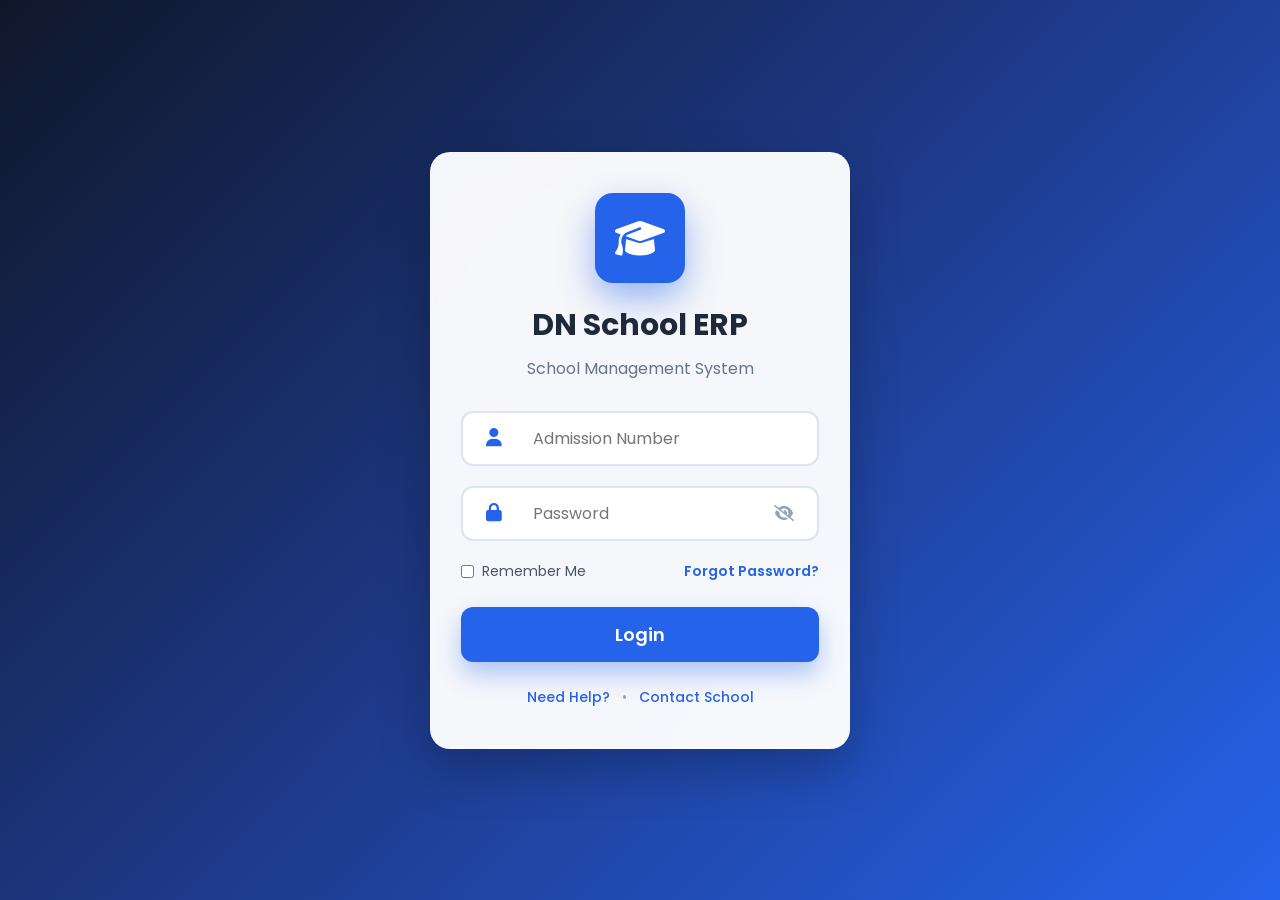
<file: index.html>
<!DOCTYPE html>
<html lang="en">

<head>
<meta charset="UTF-8">
<meta name="viewport" content="width=device-width, initial-scale=1.0">

<title>DN School ERP</title>

<link rel="stylesheet" href="style.css">

<link rel="preconnect" href="https://fonts.googleapis.com">
<link rel="preconnect" href="https://fonts.gstatic.com" crossorigin>

<link href="https://fonts.googleapis.com/css2?family=Poppins:wght@300;400;500;600;700&display=swap" rel="stylesheet">

<link rel="stylesheet"
href="https://cdnjs.cloudflare.com/ajax/libs/font-awesome/6.6.0/css/all.min.css">

</head>

<body>

<div class="login-container">
<div class="login-box">

    <div class="logo">
        <i class="fa-solid fa-graduation-cap"></i>
    </div>

    <h1>DN School ERP</h1>
    <p>School Management System</p>

    <form id="loginForm">

        <div class="input-box">
            <i class="fa-solid fa-user"></i>
            <input
    type="text"
    id="admission"
    placeholder="Admission Number"
    required>
        </div>

        <div class="input-box">
    <i class="fa-solid fa-lock"></i>

    <input
        type="password"
        id="password"
        placeholder="Password"
        required>

    <i class="fa-solid fa-eye-slash toggle-password"
    id="togglePassword"></i>
</div>

        <div class="options">
            <label>
                <input type="checkbox">
                Remember Me
            </label>

            <a href="#">Forgot Password?</a>
        </div>

        <button type="submit">
            Login
        </button>
        
    <div class="login-footer">
    <a href="#">Need Help?</a>
    <span>•</span>
    <a href="#">Contact School</a>
</div>
        
</form>

</div>
</div>

<script>
const password = document.getElementById("password");
const toggle = document.getElementById("togglePassword");

toggle.addEventListener("click", function () {
    if (password.type === "password") {
        password.type = "text";
        this.classList.remove("fa-eye-slash");
        this.classList.add("fa-eye");
    } else {
        password.type = "password";
        this.classList.remove("fa-eye");
        this.classList.add("fa-eye-slash");
    }
});
const form = document.getElementById("loginForm");

form.addEventListener("submit", function (e) {

    e.preventDefault();

    const admission = document.getElementById("admission").value.trim();
    const passwordValue = document.getElementById("password").value.trim();

    if (admission === "" || passwordValue === "") {
        alert("Please fill all fields.");
        return;
    }

    alert("Login Successful");
});
</script>
    
</body>

</html>
</file>
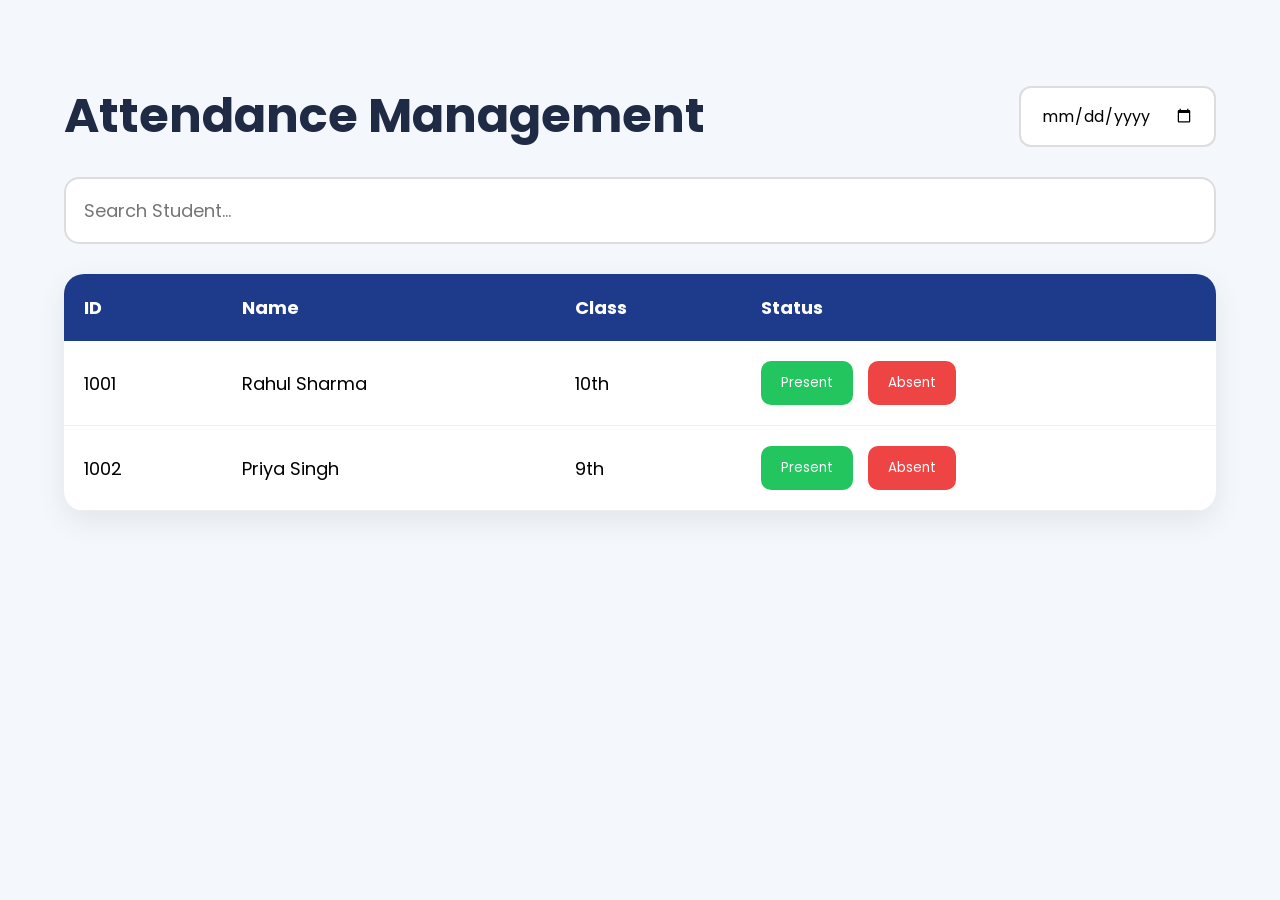
<file: attendance.html>
<!DOCTYPE html>
<html lang="en">

<head>

<meta charset="UTF-8">
<meta name="viewport" content="width=device-width, initial-scale=1.0">

<title>Attendance Management</title>

<link rel="stylesheet" href="attendance.css">

<link rel="preconnect" href="https://fonts.googleapis.com">
<link rel="preconnect" href="https://fonts.gstatic.com" crossorigin>

<link href="https://fonts.googleapis.com/css2?family=Poppins:wght@300;400;500;600;700&display=swap" rel="stylesheet">

</head>

<body>

<div class="container">

<div class="top">

<h1>Attendance Management</h1>

<input type="date">

</div>

<input type="text" placeholder="Search Student...">

<table>

<thead>

<tr>
<th>ID</th>
<th>Name</th>
<th>Class</th>
<th>Status</th>
</tr>

</thead>

<tbody>

<tr>
<td>1001</td>
<td>Rahul Sharma</td>
<td>10th</td>
<td>
<button class="present">Present</button>
<button class="absent">Absent</button>
</td>
</tr>

<tr>
<td>1002</td>
<td>Priya Singh</td>
<td>9th</td>
<td>
<button class="present">Present</button>
<button class="absent">Absent</button>
</td>
</tr>

</tbody>

</table>

</div>

</body>

</html>
</file>
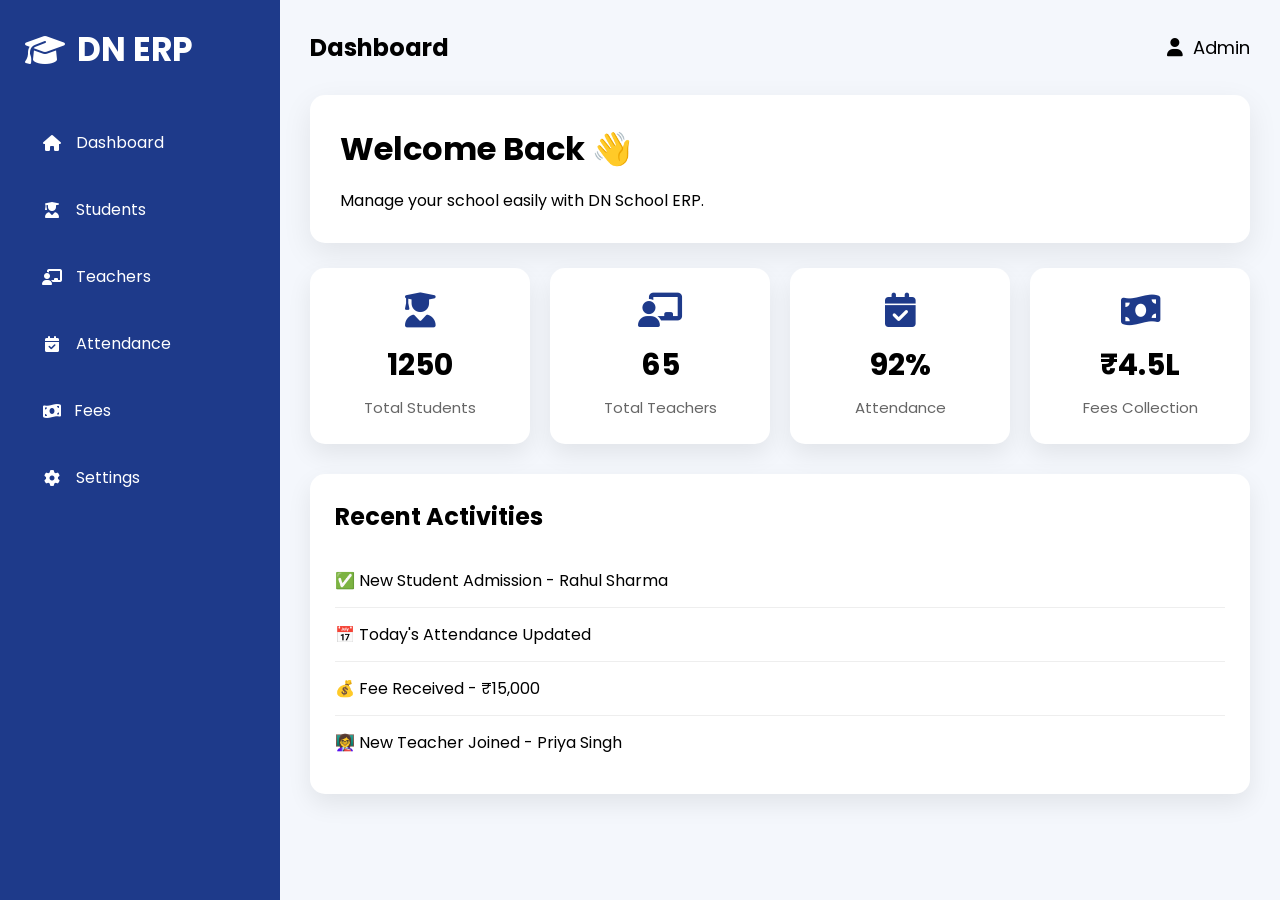
<file: dashboard.html>
<!DOCTYPE html>
<html lang="en">

<head>

<meta charset="UTF-8">
<meta name="viewport" content="width=device-width, initial-scale=1.0">

<title>DN School ERP Dashboard</title>

<link rel="stylesheet" href="dashboard.css">

<link rel="preconnect" href="https://fonts.googleapis.com">
<link rel="preconnect" href="https://fonts.gstatic.com" crossorigin>

<link href="https://fonts.googleapis.com/css2?family=Poppins:wght@300;400;500;600;700&display=swap" rel="stylesheet">

<link rel="stylesheet"
href="https://cdnjs.cloudflare.com/ajax/libs/font-awesome/6.7.2/css/all.min.css">

</head>

<body>

<div class="dashboard">

    <div class="sidebar">

        <div class="logo">
            <i class="fa-solid fa-graduation-cap"></i>
            <h2>DN ERP</h2>
        </div>

        <ul>

<li><i class="fa-solid fa-house"></i><span>Dashboard</span></li>

<li><i class="fa-solid fa-user-graduate"></i><span>Students</span></li>

<li><i class="fa-solid fa-chalkboard-user"></i><span>Teachers</span></li>

<li><i class="fa-solid fa-calendar-check"></i><span>Attendance</span></li>

<li>
    <a href="fees.html" style="display:flex;align-items:center;gap:10px;text-decoration:none;color:inherit;">
        <i class="fa-solid fa-money-bill-wave"></i>
        <span>Fees</span>
    </a>
</li>

<li><i class="fa-solid fa-gear"></i><span>Settings</span></li>

</ul>
    </div>

    <div class="main-content">

    <div class="topbar">
        <h2>Dashboard</h2>

        <div class="profile">
            <i class="fa-solid fa-user"></i>
            <span>Admin</span>
        </div>
    </div>

    <div class="welcome-card">
        <h1>Welcome Back 👋</h1>
        <p>Manage your school easily with DN School ERP.</p>
    </div>
<div class="cards">

    <div class="card">
        <i class="fa-solid fa-user-graduate"></i>
        <h3>1250</h3>
        <p>Total Students</p>
    </div>

    <div class="card">
        <i class="fa-solid fa-chalkboard-user"></i>
        <h3>65</h3>
        <p>Total Teachers</p>
    </div>

    <div class="card">
        <i class="fa-solid fa-calendar-check"></i>
        <h3>92%</h3>
        <p>Attendance</p>
    </div>

    <div class="card">
        <i class="fa-solid fa-money-bill-wave"></i>
        <h3>₹4.5L</h3>
        <p>Fees Collection</p>
    </div>

</div>
<div class="recent-activity">

    <h2>Recent Activities</h2>

    <ul>
        <li>✅ New Student Admission - Rahul Sharma</li>
        <li>📅 Today's Attendance Updated</li>
        <li>💰 Fee Received - ₹15,000</li>
        <li>👩‍🏫 New Teacher Joined - Priya Singh</li>
    </ul>

</div>
</div>

</div>
  
</body>

</html>
</file>
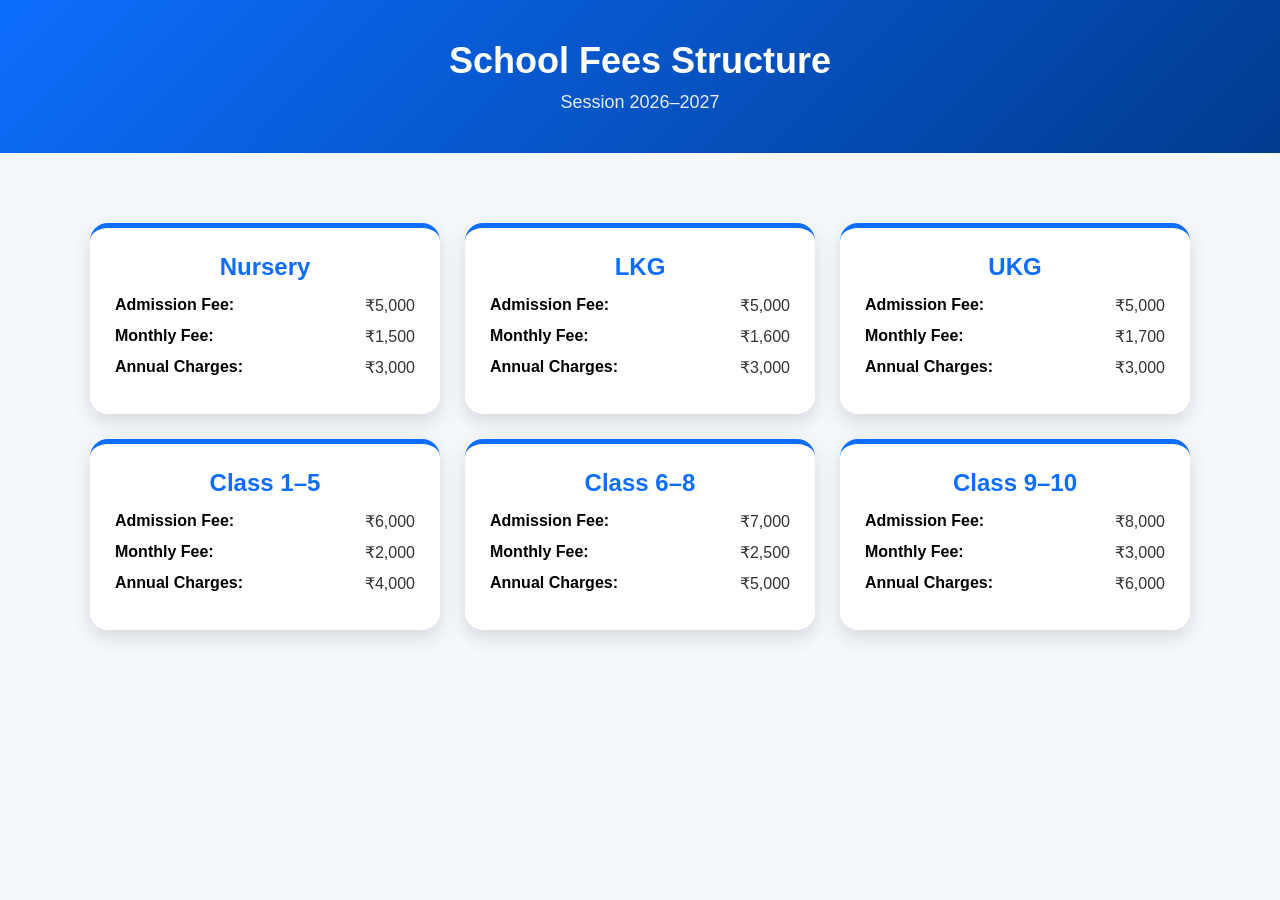
<file: fees.html>
<!DOCTYPE html>
<html lang="en">
<head>
    <meta charset="UTF-8">
    <meta name="viewport" content="width=device-width, initial-scale=1.0">
    <title>School Fees Structure</title>
    <link rel="stylesheet" href="fees.css">
</head>
<body>

    <header class="topbar">
        <div class="container">
            <h1>School Fees Structure</h1>
            <p>Session 2026–2027</p>
        </div>
    </header>

    <section class="fees-section">
        <div class="container">
<div class="fees-cards">

    <div class="fee-card">
        <h2>Nursery</h2>
        <p><strong>Admission Fee:</strong> ₹5,000</p>
        <p><strong>Monthly Fee:</strong> ₹1,500</p>
        <p><strong>Annual Charges:</strong> ₹3,000</p>
    </div>

    <div class="fee-card">
        <h2>LKG</h2>
        <p><strong>Admission Fee:</strong> ₹5,000</p>
        <p><strong>Monthly Fee:</strong> ₹1,600</p>
        <p><strong>Annual Charges:</strong> ₹3,000</p>
    </div>

    <div class="fee-card">
        <h2>UKG</h2>
        <p><strong>Admission Fee:</strong> ₹5,000</p>
        <p><strong>Monthly Fee:</strong> ₹1,700</p>
        <p><strong>Annual Charges:</strong> ₹3,000</p>
    </div>

    <div class="fee-card">
        <h2>Class 1–5</h2>
        <p><strong>Admission Fee:</strong> ₹6,000</p>
        <p><strong>Monthly Fee:</strong> ₹2,000</p>
        <p><strong>Annual Charges:</strong> ₹4,000</p>
    </div>

    <div class="fee-card">
        <h2>Class 6–8</h2>
        <p><strong>Admission Fee:</strong> ₹7,000</p>
        <p><strong>Monthly Fee:</strong> ₹2,500</p>
        <p><strong>Annual Charges:</strong> ₹5,000</p>
    </div>

    <div class="fee-card">
        <h2>Class 9–10</h2>
        <p><strong>Admission Fee:</strong> ₹8,000</p>
        <p><strong>Monthly Fee:</strong> ₹3,000</p>
        <p><strong>Annual Charges:</strong> ₹6,000</p>
    </div>

</div>
            
        </div>
    </section>

</body>
</html>
</file>
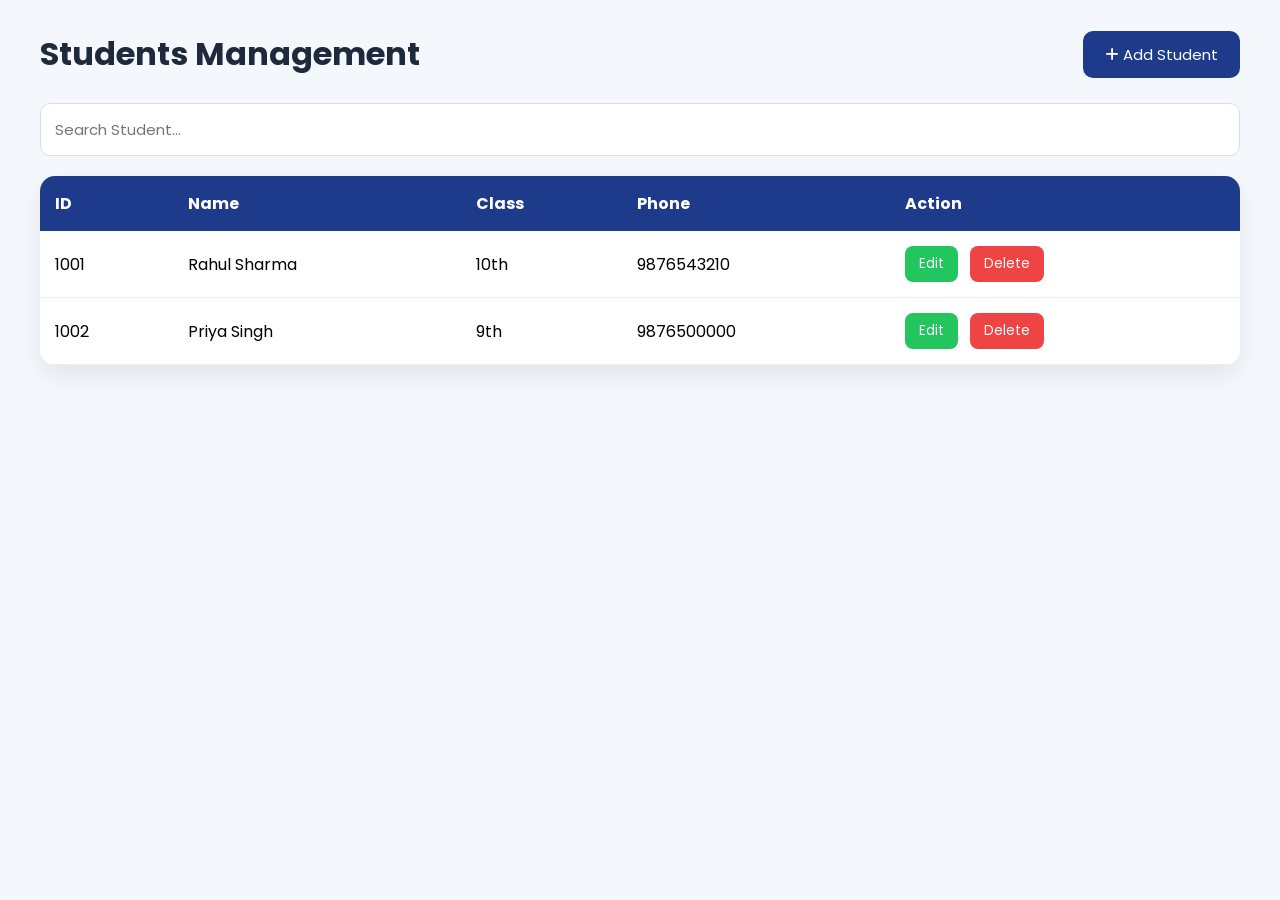
<file: students.html>
<!DOCTYPE html>
<html lang="en">
<head>
<meta charset="UTF-8">
<meta name="viewport" content="width=device-width, initial-scale=1.0">

<title>Students - DN School ERP</title>

<link rel="stylesheet" href="students.css">

<link rel="preconnect" href="https://fonts.googleapis.com">
<link rel="preconnect" href="https://fonts.gstatic.com" crossorigin>

<link href="https://fonts.googleapis.com/css2?family=Poppins:wght@300;400;500;600;700&display=swap" rel="stylesheet">

<link rel="stylesheet" href="https://cdnjs.cloudflare.com/ajax/libs/font-awesome/6.7.2/css/all.min.css">
</head>

<body>

<div class="container">

    <div class="topbar">
        <h1>Students Management</h1>

        <button class="add-btn">
            <i class="fa-solid fa-plus"></i>
            Add Student
        </button>
    </div>

    <div class="search-box">
        <input type="text" placeholder="Search Student...">
    </div>

    <table>

        <thead>
            <tr>
                <th>ID</th>
                <th>Name</th>
                <th>Class</th>
                <th>Phone</th>
                <th>Action</th>
            </tr>
        </thead>

        <tbody>

            <tr>
                <td>1001</td>
                <td>Rahul Sharma</td>
                <td>10th</td>
                <td>9876543210</td>
                <td>
                    <button class="edit">Edit</button>
                    <button class="delete">Delete</button>
                </td>
            </tr>

            <tr>
                <td>1002</td>
                <td>Priya Singh</td>
                <td>9th</td>
                <td>9876500000</td>
                <td>
                    <button class="edit">Edit</button>
                    <button class="delete">Delete</button>
                </td>
            </tr>

        </tbody>

    </table>

</div>

</body>
</html>
</file>
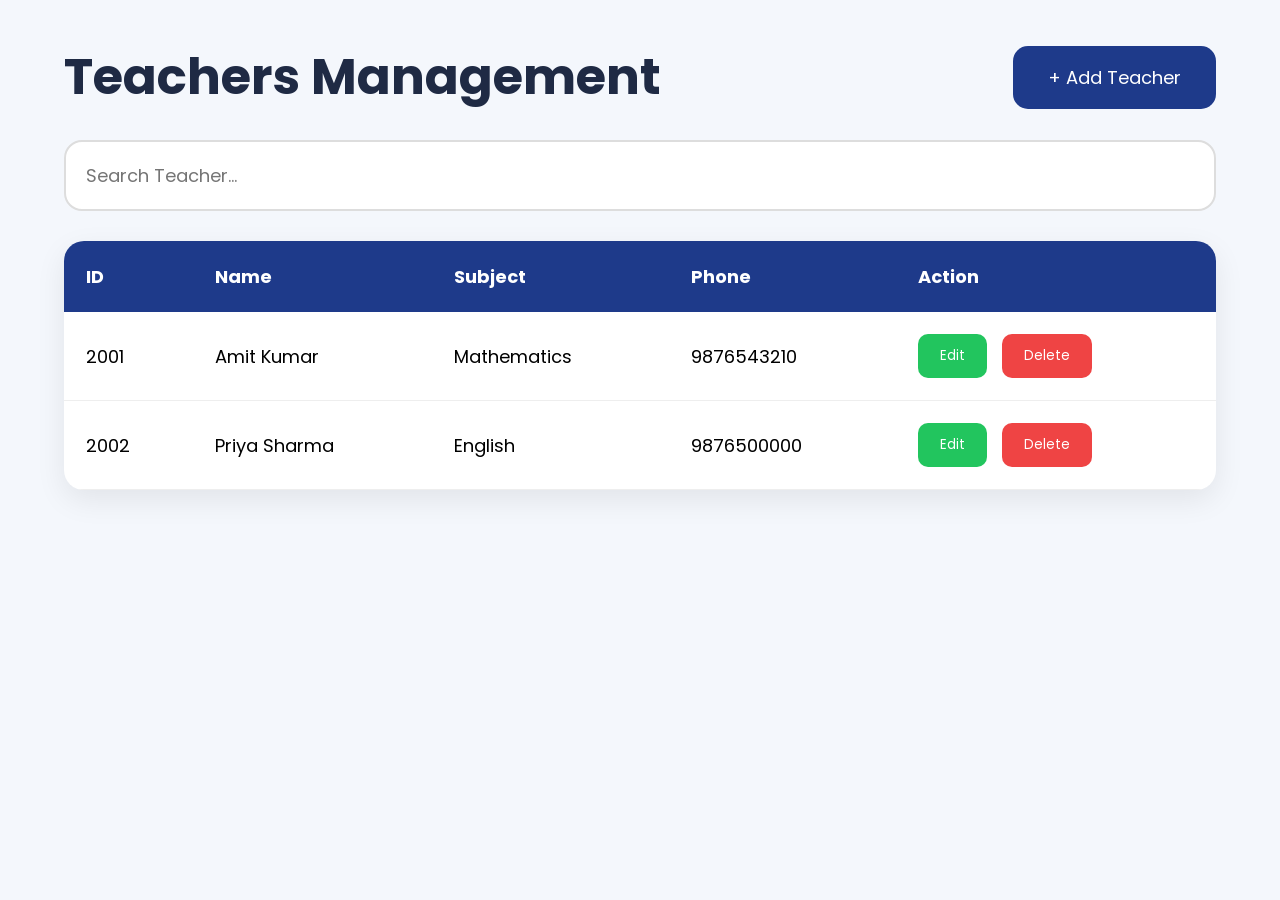
<file: teachers.html>
<!DOCTYPE html>
<html lang="en">

<head>

<meta charset="UTF-8">
<meta name="viewport" content="width=device-width, initial-scale=1.0">

<title>Teachers Management</title>

<link rel="stylesheet" href="teachers.css">

<link rel="preconnect" href="https://fonts.googleapis.com">
<link rel="preconnect" href="https://fonts.gstatic.com" crossorigin>

<link href="https://fonts.googleapis.com/css2?family=Poppins:wght@300;400;500;600;700&display=swap" rel="stylesheet">

</head>

<body>

<div class="container">

<div class="top">

<h1>Teachers Management</h1>

<button>+ Add Teacher</button>

</div>

<input type="text" placeholder="Search Teacher...">

<table>

<thead>

<tr>
<th>ID</th>
<th>Name</th>
<th>Subject</th>
<th>Phone</th>
<th>Action</th>
</tr>

</thead>

<tbody>

<tr>
<td>2001</td>
<td>Amit Kumar</td>
<td>Mathematics</td>
<td>9876543210</td>
<td>
<button class="edit">Edit</button>
<button class="delete">Delete</button>
</td>
</tr>

<tr>
<td>2002</td>
<td>Priya Sharma</td>
<td>English</td>
<td>9876500000</td>
<td>
<button class="edit">Edit</button>
<button class="delete">Delete</button>
</td>
</tr>

</tbody>

</table>

</div>

</body>

</html>
</file>
<file: style.css>
*{
    margin:0;
    padding:0;
    box-sizing:border-box;
    font-family:'Poppins',sans-serif;
}

body{
    background:linear-gradient(135deg,#0f172a,#1e3a8a,#2563eb);
    min-height:100vh;
    display:flex;
    justify-content:center;
    align-items:center;
    padding:20px;
}

.login-container{
    width:100%;
    max-width:420px;
}

.login-box{
background:rgba(255,255,255,.96);
backdrop-filter:blur(15px);
border:1px solid rgba(255,255,255,.4);
border-radius:20px;
padding:40px 30px;
box-shadow:0 20px 50px rgba(0,0,0,.25);
text-align:center;
}
.login-box:hover{
    transform:translateY(-5px);
    box-shadow:0 30px 60px rgba(0,0,0,.25);
    transition:.3s;
}
.logo{
    width:90px;
    height:90px;
    margin:auto;
    border-radius:18px;
    background:#2563eb;
    box-shadow:0 15px 35px rgba(37,99,235,.45);
    color:#fff;
    display:flex;
    justify-content:center;
    align-items:center;
    font-size:40px;
    margin-bottom:20px;
    transition:.3s;
}

.logo:hover{
    transform:rotate(-8deg) scale(1.08);
}

.login-box h1{
    font-size:30px;
    color:#1e293b;
}

.login-box p{
    color:#64748b;
    margin-top:8px;
    margin-bottom:30px;
}

.input-box{
    position:relative;
    margin-bottom:20px;
}

.input-box > i:not(.toggle-password){
    position:absolute;
    left:25px;
    top:50%;
    transform:translateY(-50%);
    color:#2563eb;
    font-size:18px;
    z-index:2;
    pointer-events:none;
}

.toggle-password{
    position:absolute;
    top:50%;
    right:25px;
    left:auto;
    transform:translateY(-50%);
    cursor:pointer;
    color:#94a3b8;
    transition:.3s;
    z-index:3;
}

.toggle-password:hover{
    color:#2563eb;
}

.input-box input{
    width:100%;
    height:55px;
    border:2px solid #dbe4f0;
    border-radius:12px;
    padding-left:70px;
    font-size:16px;
    outline:none;
    transition:.3s;
}

.input-box input:focus{
    border-color:#2563eb;
    box-shadow:0 0 0 4px rgba(37,99,235,.15);
    transform:scale(1.01);
}

.options{
    display:flex;
    justify-content:space-between;
    align-items:center;
    margin-bottom:25px;
    font-size:14px;
}

.options label{
    display:flex;
    align-items:center;
    gap:8px;
    color:#475569;
}

.options a{
    color:#2563eb;
    text-decoration:none;
    font-weight:600;
}

button{
    width:100%;
    height:55px;
    border:none;
    border-radius:12px;
    background:#2563eb;
    color:#fff;
    font-size:18px;
    font-weight:600;
    cursor:pointer;
    transition:.3s;
    box-shadow:0 12px 25px rgba(37,99,235,.35);
}

button:hover{
    background:#1d4ed8;
    transform:translateY(-3px);
    box-shadow:0 18px 35px rgba(37,99,235,.45);
}

button:active{
    transform:scale(.98);
}

.login-footer{
    margin-top:25px;
    display:flex;
    justify-content:center;
    align-items:center;
    gap:12px;
    font-size:14px;
}

.login-footer a{
    color:#2563eb;
    text-decoration:none;
    font-weight:500;
}

.login-footer span{
    color:#94a3b8;
}
</file>
<file: attendance.css>
*{
    margin:0;
    padding:0;
    box-sizing:border-box;
    font-family:'Poppins',sans-serif;
}

body{
    background:#f4f7fc;
}

.container{
    width:90%;
    max-width:1500px;
    margin:80px auto;
}

.top{
    display:flex;
    justify-content:space-between;
    align-items:center;
    gap:20px;
    margin-bottom:25px;
    flex-wrap:wrap;
}

.top h1{
    font-size:48px;
    color:#1f2a44;
}

.top input[type="date"]{
    padding:15px 20px;
    border:2px solid #ddd;
    border-radius:12px;
    font-size:16px;
}

input[type="text"]{
    width:100%;
    padding:18px;
    border:2px solid #ddd;
    border-radius:15px;
    font-size:18px;
    margin-bottom:30px;
    outline:none;
}

table{
    width:100%;
    border-collapse:collapse;
    background:#fff;
    border-radius:20px;
    overflow:hidden;
    box-shadow:0 10px 30px rgba(0,0,0,.08);
}

thead{
    background:#1e3a8a;
    color:#fff;
}

th,td{
    padding:20px;
    text-align:left;
    font-size:18px;
}

tbody tr{
    border-bottom:1px solid #eee;
}

.present{
    background:#22c55e;
    color:#fff;
    border:none;
    padding:12px 20px;
    border-radius:10px;
    cursor:pointer;
    margin-right:10px;
}

.absent{
    background:#ef4444;
    color:#fff;
    border:none;
    padding:12px 20px;
    border-radius:10px;
    cursor:pointer;
}

@media(max-width:768px){

.container{
    width:95%;
    margin:40px auto;
}

.top{
    flex-direction:column;
    align-items:flex-start;
}

.top h1{
    font-size:32px;
}

.top input[type="date"]{
    width:100%;
}

table{
    display:block;
    overflow-x:auto;
    white-space:nowrap;
}

th,td{
    padding:16px;
    font-size:16px;
}

.present,
.absent{
    padding:10px 16px;
    font-size:14px;
}

}
</file>
<file: dashboard.css>
*{
    margin:0;
    padding:0;
    box-sizing:border-box;
    font-family:'Poppins',sans-serif;
}

body{
    background:#f4f7fc;
}

.dashboard{
    display:flex;
    min-height:100vh;
}

.sidebar{
    width:280px;
    min-width:280px;
    background:#1e3a8a;
    color:#fff;
    padding:25px;
}

.logo{
    display:flex;
    align-items:center;
    gap:12px;
    font-size:22px;
    margin-bottom:40px;
    white-space:nowrap;
}

.logo i{
    font-size:32px;
}

.sidebar ul{
    list-style:none;
}

.sidebar ul li{
    display:flex;
    align-items:center;
    gap:12px;
    padding:15px;
    margin-bottom:12px;
    border-radius:10px;
    cursor:pointer;
    transition:.3s;
}

.sidebar ul li:hover{
    background:rgba(255,255,255,.15);
}

.sidebar ul li i{
    width:24px;
    text-align:center;
}

.main-content{
    flex:1;
    padding:30px;
}

.topbar{
    display:flex;
    justify-content:space-between;
    align-items:center;
    margin-bottom:30px;
}

.profile{
    display:flex;
    align-items:center;
    gap:10px;
    font-size:18px;
}

.welcome-card{
    background:#fff;
    padding:30px;
    border-radius:15px;
    box-shadow:0 10px 30px rgba(0,0,0,.08);
}

.welcome-card h1{
    margin-bottom:15px;
}

@media (max-width:768px){

.sidebar{
    width:80px;
    min-width:80px;
    padding:20px 10px;
}

.logo{
    justify-content:center;
}

.logo h2{
    display:none;
}

.sidebar ul li{
    justify-content:center;
    padding:18px 0;
}

.sidebar ul li span{
    display:none;
}

.sidebar ul li i{
    font-size:22px;
    margin:0;
}

.main-content{
    flex:1;
    padding:20px;
}

.topbar{
    flex-direction:column;
    align-items:flex-start;
    gap:10px;
}

}

.cards{
    display:grid;
    grid-template-columns:repeat(auto-fit,minmax(200px,1fr));
    gap:20px;
    margin-top:25px;
}

.card{
    background:#fff;
    padding:25px;
    border-radius:15px;
    box-shadow:0 10px 25px rgba(0,0,0,.08);
    text-align:center;
    transition:.3s;
}

.card:hover{
    transform:translateY(-5px);
}

.card i{
    font-size:35px;
    color:#1e3a8a;
    margin-bottom:15px;
}

.card h3{
    font-size:30px;
    margin-bottom:8px;
}

.card p{
    color:#666;
    font-size:15px;
}
.recent-activity{
    margin-top:30px;
    background:#fff;
    padding:25px;
    border-radius:15px;
    box-shadow:0 10px 25px rgba(0,0,0,.08);
}

.recent-activity h2{
    margin-bottom:20px;
}

.recent-activity ul{
    list-style:none;
}

.recent-activity ul li{
    padding:14px 0;
    border-bottom:1px solid #eee;
    font-size:16px;
}

.recent-activity ul li:last-child{
    border-bottom:none;
}
</file>
<file: fees.css>
*{
    margin:0;
    padding:0;
    box-sizing:border-box;
    font-family:Arial, Helvetica, sans-serif;
}

body{
    background:#f4f7fb;
    color:#333;
}

.container{
    width:90%;
    max-width:1100px;
    margin:auto;
}

.topbar{
    background:linear-gradient(135deg,#0d6efd,#003b8f);
    color:#fff;
    text-align:center;
    padding:40px 20px;
}

.topbar h1{
    font-size:36px;
    margin-bottom:10px;
}

.topbar p{
    font-size:18px;
    opacity:.9;
}

.fees-section{
    padding:50px 0;
}

.fees-table{
    width:100%;
    border-collapse:collapse;
    background:#fff;
    border-radius:12px;
    overflow:hidden;
    box-shadow:0 8px 25px rgba(0,0,0,.12);
}

.fees-table thead{
    background:#0d6efd;
    color:#fff;
}

.fees-table th,
.fees-table td{
    padding:18px;
    text-align:center;
    border-bottom:1px solid #e5e5e5;
}

.fees-table tbody tr:hover{
    background:#f1f8ff;
}

@media(max-width:768px){

    .topbar h1{
        font-size:28px;
    }

    .fees-table{
        display:block;
        overflow-x:auto;
        white-space:nowrap;
    }
}

.fees-cards{
    display:grid;
    grid-template-columns:repeat(auto-fit,minmax(280px,1fr));
    gap:25px;
    margin-top:20px;
}

.fee-card{
    background:#fff;
    border-radius:18px;
    padding:25px;
    box-shadow:0 8px 20px rgba(0,0,0,.12);
    border-top:5px solid #0d6efd;
    transition:.3s;
}

.fee-card:hover{
    transform:translateY(-5px);
}

.fee-card h2{
    text-align:center;
    color:#0d6efd;
    margin-bottom:15px;
}

.fee-card p{
    display:flex;
    justify-content:space-between;
    margin:12px 0;
    font-size:16px;
}

.fee-card strong{
    color:#000;
}
</file>
<file: students.css>
*{
    margin:0;
    padding:0;
    box-sizing:border-box;
    font-family:'Poppins',sans-serif;
}

body{
    background:#f4f7fc;
    padding:30px;
}

.container{
    max-width:1200px;
    margin:auto;
}

.topbar{
    display:flex;
    justify-content:space-between;
    align-items:center;
    margin-bottom:25px;
    flex-wrap:wrap;
    gap:15px;
}

.topbar h1{
    color:#1e293b;
}

.add-btn{
    background:#1e3a8a;
    color:#fff;
    border:none;
    padding:12px 22px;
    border-radius:10px;
    cursor:pointer;
    font-size:15px;
    transition:.3s;
}

.add-btn:hover{
    background:#163172;
}

.search-box{
    margin-bottom:20px;
}

.search-box input{
    width:100%;
    padding:14px;
    border:1px solid #ddd;
    border-radius:10px;
    outline:none;
    font-size:15px;
}

table{
    width:100%;
    border-collapse:collapse;
    background:#fff;
    border-radius:15px;
    overflow:hidden;
    box-shadow:0 10px 25px rgba(0,0,0,.08);
}

th{
    background:#1e3a8a;
    color:#fff;
    padding:15px;
    text-align:left;
}

td{
    padding:15px;
    border-bottom:1px solid #eee;
}

tr:hover{
    background:#f8f9ff;
}

.edit{
    background:#22c55e;
    color:#fff;
    border:none;
    padding:8px 14px;
    border-radius:8px;
    cursor:pointer;
    margin-right:8px;
}

.delete{
    background:#ef4444;
    color:#fff;
    border:none;
    padding:8px 14px;
    border-radius:8px;
    cursor:pointer;
}

@media(max-width:768px){

body{
    padding:15px;
}

.topbar{
    flex-direction:column;
    align-items:flex-start;
}

table{
    display:block;
    overflow-x:auto;
    white-space:nowrap;
}

}
</file>
<file: teachers.css>
*{
    margin:0;
    padding:0;
    box-sizing:border-box;
    font-family:'Poppins',sans-serif;
}

body{
    background:#f4f7fc;
}

.container{
    width:90%;
    max-width:1400px;
    margin:40px auto;
}

.top{
    display:flex;
    justify-content:space-between;
    align-items:center;
    margin-bottom:25px;
    flex-wrap:wrap;
    gap:20px;
}

.top h1{
    font-size:50px;
    color:#1f2a44;
}

.top button{
    background:#1e3a8a;
    color:#fff;
    border:none;
    padding:18px 35px;
    border-radius:15px;
    font-size:18px;
    cursor:pointer;
}

input{
    width:100%;
    padding:20px;
    border:2px solid #ddd;
    border-radius:18px;
    font-size:18px;
    margin-bottom:30px;
    outline:none;
}

table{
    width:100%;
    border-collapse:collapse;
    background:#fff;
    border-radius:20px;
    overflow:hidden;
    box-shadow:0 10px 30px rgba(0,0,0,.08);
}

thead{
    background:#1e3a8a;
    color:#fff;
}

th,td{
    padding:22px;
    text-align:left;
    font-size:18px;
}

tbody tr{
    border-bottom:1px solid #eee;
}

.edit{
    background:#22c55e;
    color:#fff;
    border:none;
    padding:12px 22px;
    border-radius:10px;
    cursor:pointer;
    margin-right:10px;
}

.delete{
    background:#ef4444;
    color:#fff;
    border:none;
    padding:12px 22px;
    border-radius:10px;
    cursor:pointer;
}

@media(max-width:768px){

.container{
    width:95%;
}

.top{
    flex-direction:column;
    align-items:flex-start;
}

.top h1{
    font-size:32px;
}

.top button{
    width:100%;
}

table{
    display:block;
    overflow-x:auto;
    white-space:nowrap;
}

th,td{
    font-size:16px;
    padding:16px;
}

.edit,
.delete{
    padding:10px 16px;
    font-size:14px;
}

}
</file>
